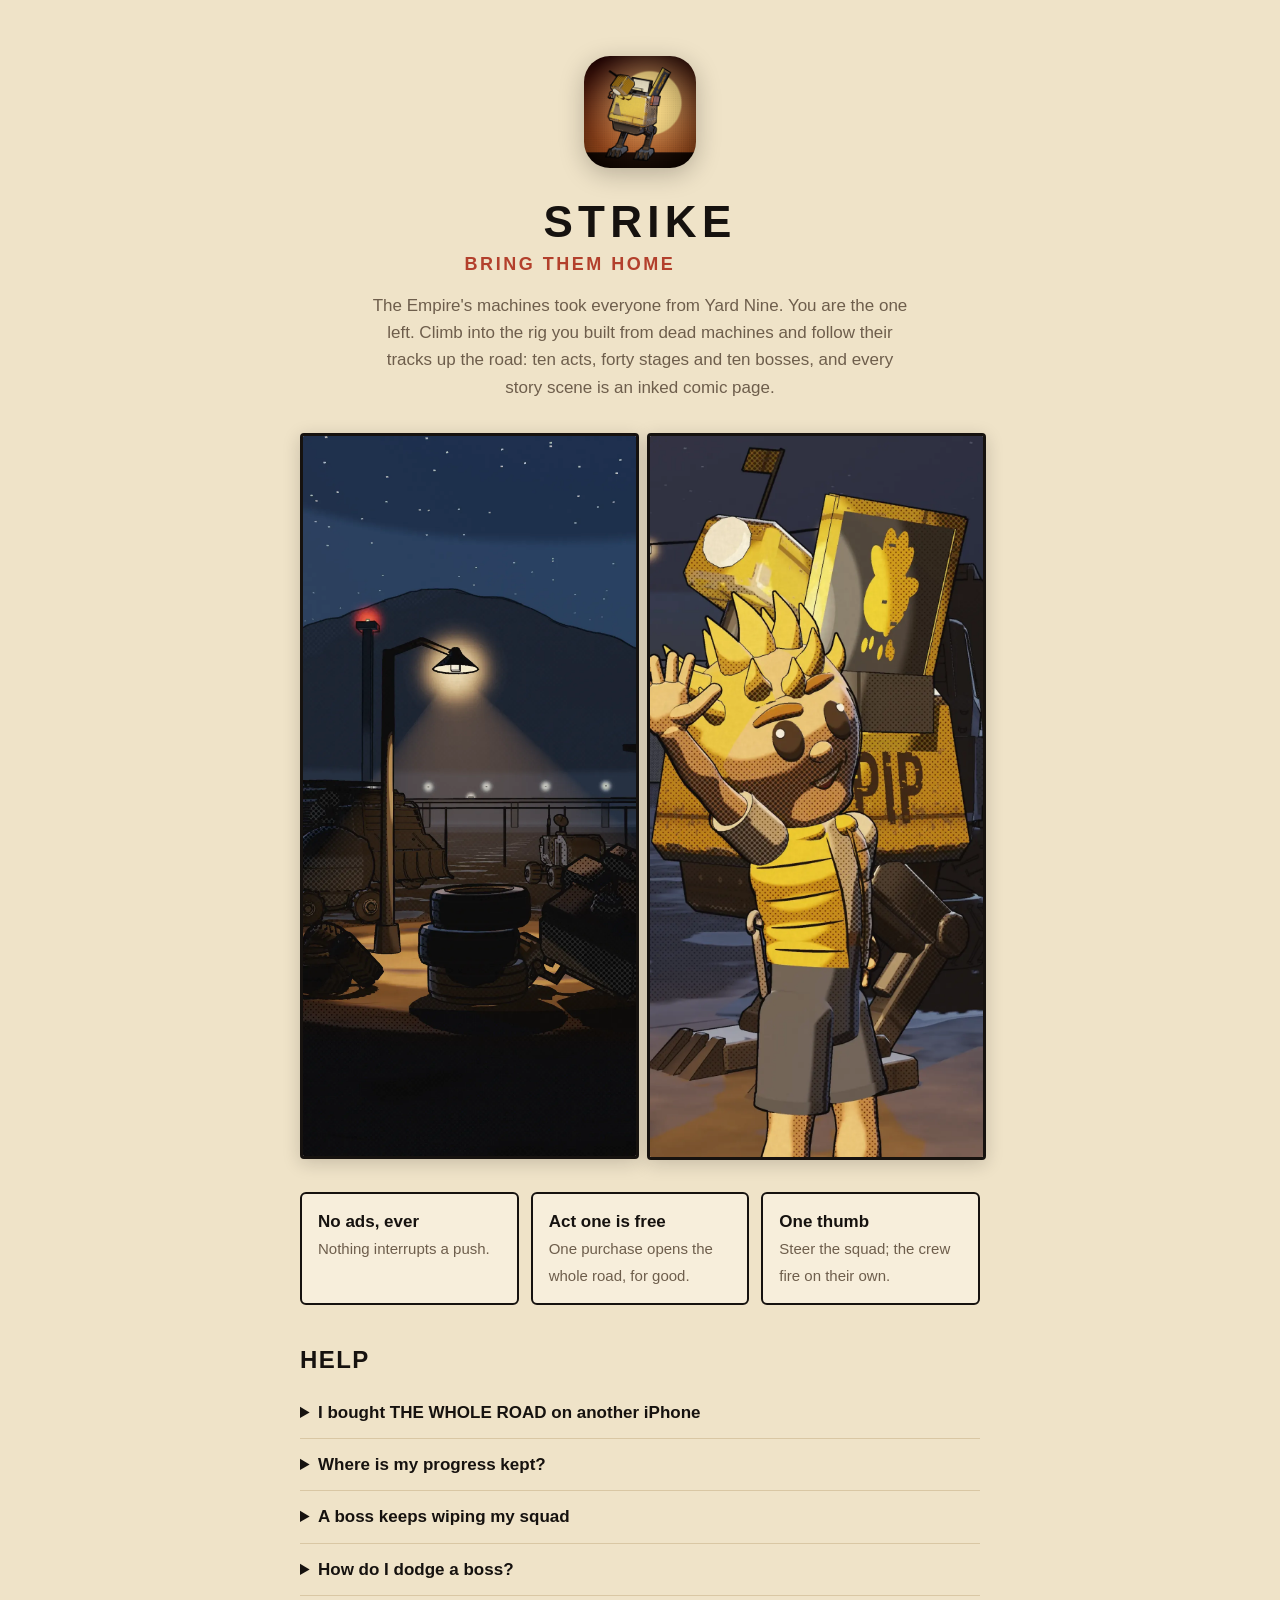
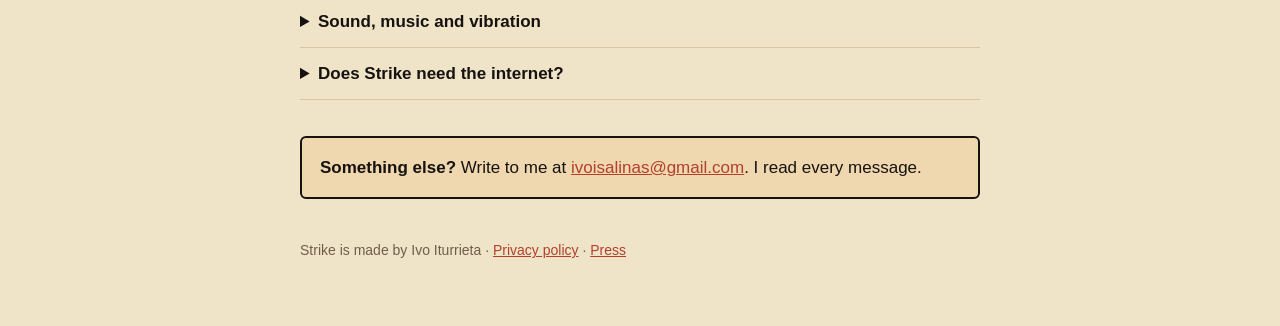
<file: index.html>
<!doctype html>
<html lang="en">
<head>
<meta charset="utf-8">
<meta name="viewport" content="width=device-width, initial-scale=1">
<title>Strike · Support</title>
<meta name="description" content="Strike: a mech story told in comics, for one thumb. Help, privacy and press.">
<link rel="icon" href="icon-256.png">
<link rel="stylesheet" href="style.css">
</head>
<body>
<header>
  <img class="icon" src="icon-256.png" alt="Strike's icon">
  <h1>Strike</h1>
  <p class="tag">Bring them home</p>
  <p>The Empire's machines took everyone from Yard Nine. You are the one left. Climb into the rig you built from dead machines and follow their tracks up the road: ten acts, forty stages and ten bosses, and every story scene is an inked comic page.</p>
</header>
<main>
  <div class="pages">
    <img src="yard-nine.webp" alt="The opening comic page: Yard Nine at night, a lamp over stacked tyres. 'Yard Nine. Home.'" loading="lazy">
    <img src="pip.webp" alt="The second comic page: Pip, the hero's little brother, waving in front of his yellow rig." loading="lazy">
  </div>

  <div class="facts">
    <div class="fact"><b>No ads, ever</b><span>Nothing interrupts a push.</span></div>
    <div class="fact"><b>Act one is free</b><span>One purchase opens the whole road, for good.</span></div>
    <div class="fact"><b>One thumb</b><span>Steer the squad; the crew fire on their own.</span></div>
  </div>

  <h2>Help</h2>
  <details><summary>I bought THE WHOLE ROAD on another iPhone</summary>
    <p>At the camp, open <b>THE TRADER</b> and tap <b>RESTORE PURCHASES</b>. Use the same Apple Account you bought it with.</p></details>
  <details><summary>Where is my progress kept?</summary>
    <p>On your iPhone. Your camp, your rigs and how far up the road you are stay there between launches. Deleting the app deletes them.</p></details>
  <details><summary>A boss keeps wiping my squad</summary>
    <p>That's on purpose: a weak squad gets wiped. Back at the camp, the end card says what to build next and where to earn it. Clearing a road for the first time pays the most, so try the roads you haven't cleared. If a road has beaten you twice, you can turn on <b>Steady Hands</b>: one more plate for everyone until you win it.</p></details>
  <details><summary>How do I dodge a boss?</summary>
    <p>Bosses warn you first: a red line on the road, a ring, or half the road lit. Slide the squad out of it before it hits.</p></details>
  <details><summary>Sound, music and vibration</summary>
    <p>Pause during a push, or open the camp's settings, and switch each one on or off.</p></details>
  <details><summary>Does Strike need the internet?</summary>
    <p>No. It works offline. When you are online it sends anonymous play stats, which you can turn off in SETTINGS. The <a href="privacy.html">privacy policy</a> says more.</p></details>

  <div class="contact">
    <b>Something else?</b> Write to me at <a href="mailto:ivoisalinas@gmail.com">ivoisalinas@gmail.com</a>. I read every message.
  </div>
</main>
<footer>Strike is made by Ivo Iturrieta · <a href="privacy.html">Privacy policy</a> · <a href="press.html">Press</a></footer>
</body>
</html>
</file>
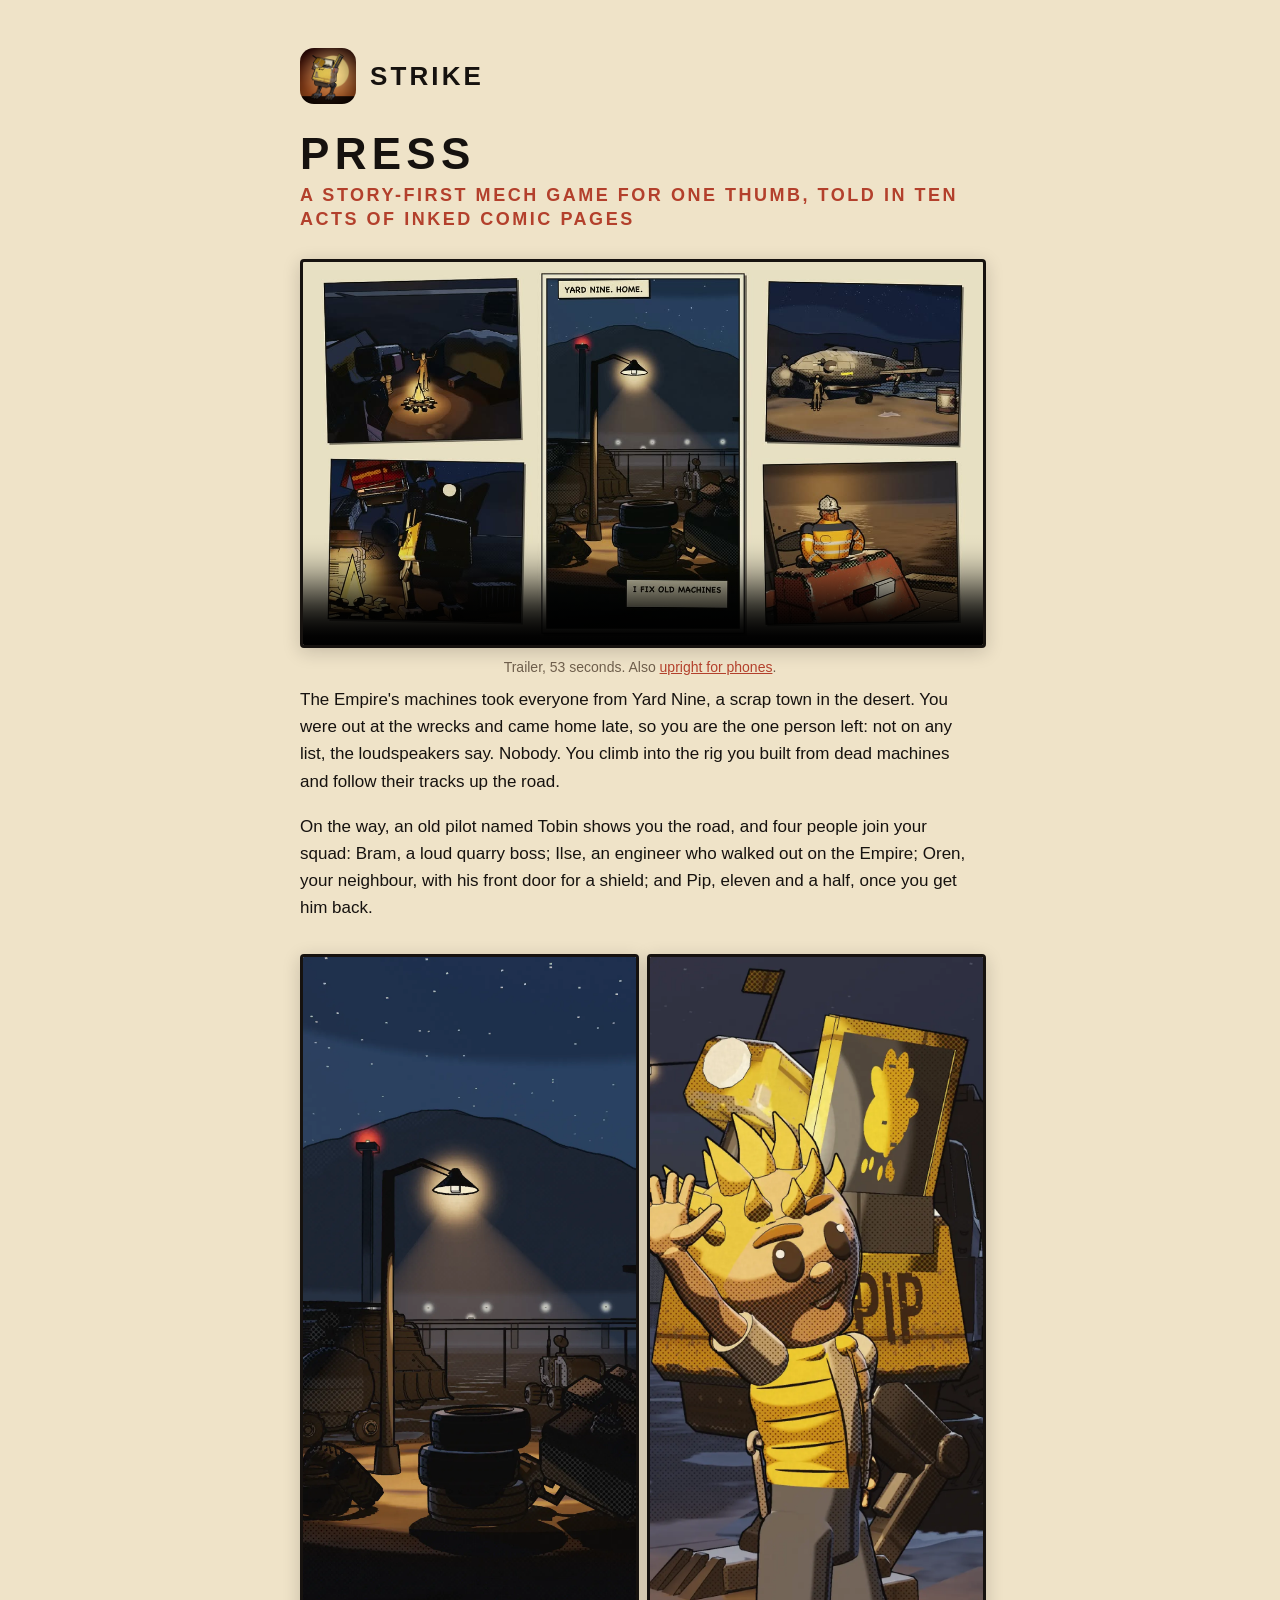
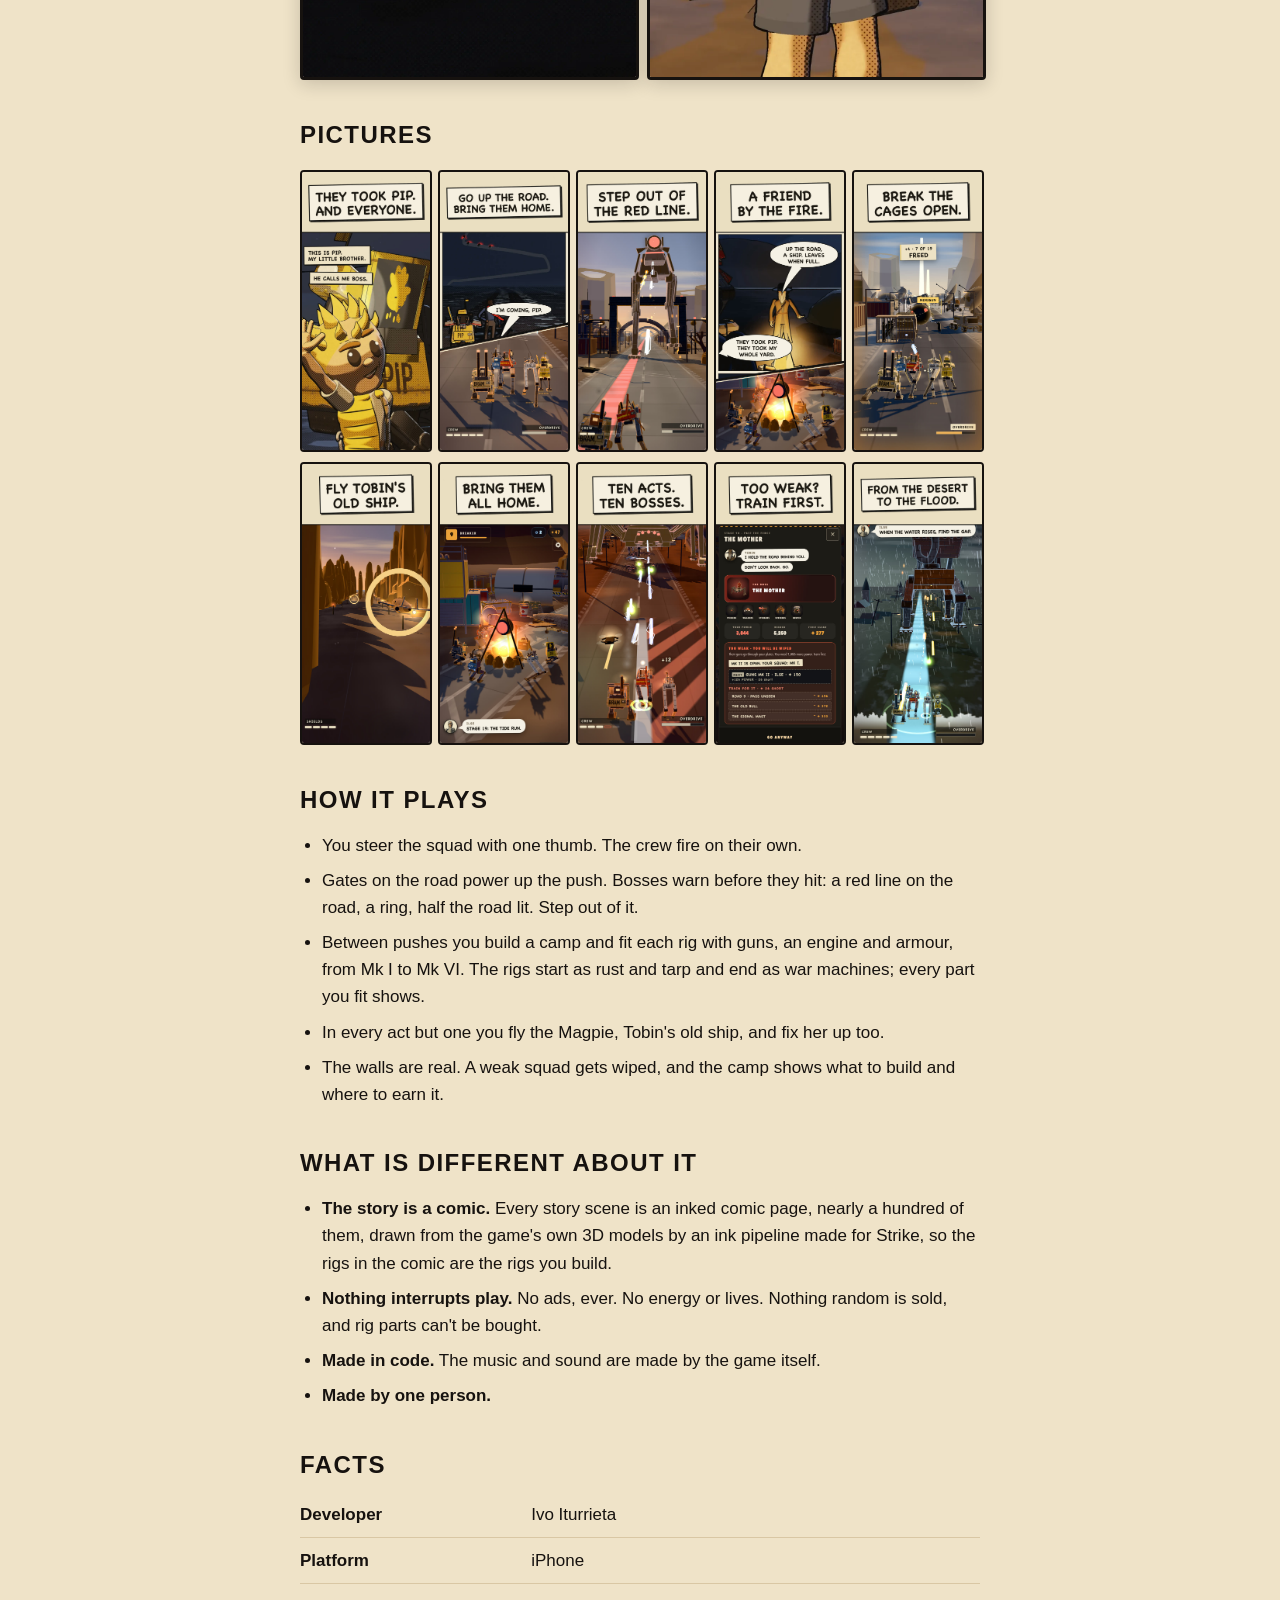
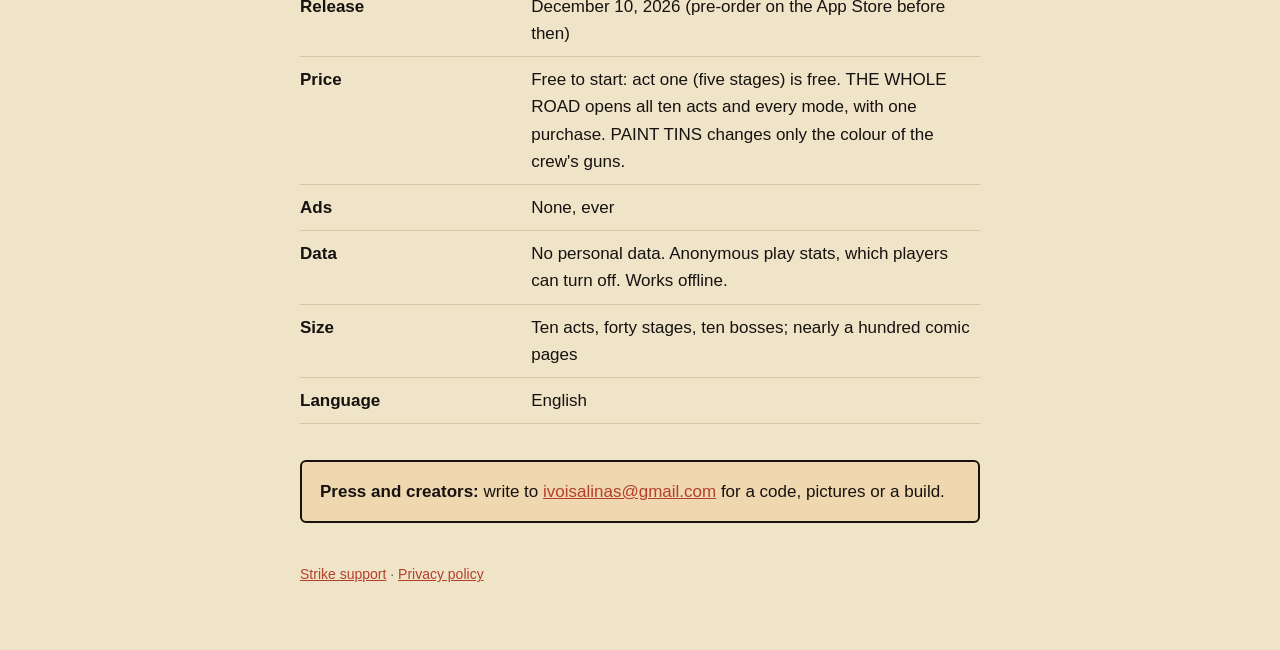
<file: press.html>
<!doctype html>
<html lang="en">
<head>
<meta charset="utf-8">
<meta name="viewport" content="width=device-width, initial-scale=1">
<title>Strike · Press</title>
<meta name="description" content="Strike: a story-first mech game for one thumb, told in ten acts of inked comic pages. Facts and pictures for press.">
<link rel="icon" href="icon-256.png">
<link rel="stylesheet" href="style.css">
</head>
<body>
<main>
  <div class="top"><img src="icon-256.png" alt="Strike's icon"><a href="index.html">STRIKE</a></div>
  <h1>Press</h1>
  <p class="tag">A story-first mech game for one thumb, told in ten acts of inked comic pages</p>

  <div class="film">
    <video controls playsinline preload="none" poster="media/trailer-wide-poster.jpg">
      <source src="media/strike-trailer-wide.mp4" type="video/mp4">
    </video>
    <p>Trailer, 53 seconds. Also <a href="media/strike-trailer.mp4">upright for phones</a>.</p>
  </div>

  <p>The Empire's machines took everyone from Yard Nine, a scrap town in the desert. You were out at the wrecks and
  came home late, so you are the one person left: not on any list, the loudspeakers say. Nobody. You climb into the rig
  you built from dead machines and follow their tracks up the road.</p>

  <p>On the way, an old pilot named Tobin shows you the road, and four people join your squad: Bram, a loud quarry
  boss; Ilse, an engineer who walked out on the Empire; Oren, your neighbour, with his front door for a shield; and
  Pip, eleven and a half, once you get him back.</p>

  <div class="pages">
    <img src="yard-nine.webp" alt="The opening comic page: Yard Nine at night. 'Yard Nine. Home.'" loading="lazy">
    <img src="pip.webp" alt="Pip waving in front of his yellow rig." loading="lazy">
  </div>

  <h2>Pictures</h2>
  <div class="shots">
    <img src="shots/01-pip.jpg" alt="Pip waving from the comic: They took Pip. And everyone." loading="lazy">
    <img src="shots/02-road.jpg" alt="A comic page turning into the squad on the road: Go up the road." loading="lazy">
    <img src="shots/03-red-line.jpg" alt="The Warden fires its red line down the road." loading="lazy">
    <img src="shots/04-tobin.jpg" alt="Tobin at the fire, in the comic and in the camp." loading="lazy">
    <img src="shots/05-cages.jpg" alt="The squad breaks cages open on the road." loading="lazy">
    <img src="shots/06-magpie.jpg" alt="Tobin's old ship flying low through the canyon." loading="lazy">
    <img src="shots/07-home.jpg" alt="The five rigs round the fire at night." loading="lazy">
    <img src="shots/08-bosses.jpg" alt="A boss fight against the Mother." loading="lazy">
    <img src="shots/09-train.jpg" alt="A road's sheet: too weak, and where to train." loading="lazy">
    <img src="shots/10-flood.jpg" alt="The Dredger's flood in the rain." loading="lazy">
  </div>

  <h2>How it plays</h2>
  <ul>
    <li>You steer the squad with one thumb. The crew fire on their own.</li>
    <li>Gates on the road power up the push. Bosses warn before they hit: a red line on the road, a ring, half the road
      lit. Step out of it.</li>
    <li>Between pushes you build a camp and fit each rig with guns, an engine and armour, from Mk I to Mk VI. The rigs
      start as rust and tarp and end as war machines; every part you fit shows.</li>
    <li>In every act but one you fly the Magpie, Tobin's old ship, and fix her up too.</li>
    <li>The walls are real. A weak squad gets wiped, and the camp shows what to build and where to earn it.</li>
  </ul>

  <h2>What is different about it</h2>
  <ul>
    <li><b>The story is a comic.</b> Every story scene is an inked comic page, nearly a hundred of them, drawn from the
      game's own 3D models by an ink pipeline made for Strike, so the rigs in the comic are the rigs you build.</li>
    <li><b>Nothing interrupts play.</b> No ads, ever. No energy or lives. Nothing random is sold, and rig parts can't be
      bought.</li>
    <li><b>Made in code.</b> The music and sound are made by the game itself.</li>
    <li><b>Made by one person.</b></li>
  </ul>

  <h2>Facts</h2>
  <table>
    <tr><td>Developer</td><td>Ivo Iturrieta</td></tr>
    <tr><td>Platform</td><td>iPhone</td></tr>
    <tr><td>Release</td><td>December 10, 2026 (pre-order on the App Store before then)</td></tr>
    <tr><td>Price</td><td>Free to start: act one (five stages) is free. THE WHOLE ROAD opens all ten acts and every
      mode, with one purchase. PAINT TINS changes only the colour of the crew's guns.</td></tr>
    <tr><td>Ads</td><td>None, ever</td></tr>
    <tr><td>Data</td><td>No personal data. Anonymous play stats, which players can turn off. Works offline.</td></tr>
    <tr><td>Size</td><td>Ten acts, forty stages, ten bosses; nearly a hundred comic pages</td></tr>
    <tr><td>Language</td><td>English</td></tr>
  </table>

  <div class="contact">
    <b>Press and creators:</b> write to <a href="mailto:ivoisalinas@gmail.com">ivoisalinas@gmail.com</a> for a code,
    pictures or a build.
  </div>
</main>
<footer><a href="index.html">Strike support</a> · <a href="privacy.html">Privacy policy</a></footer>
</body>
</html>
</file>
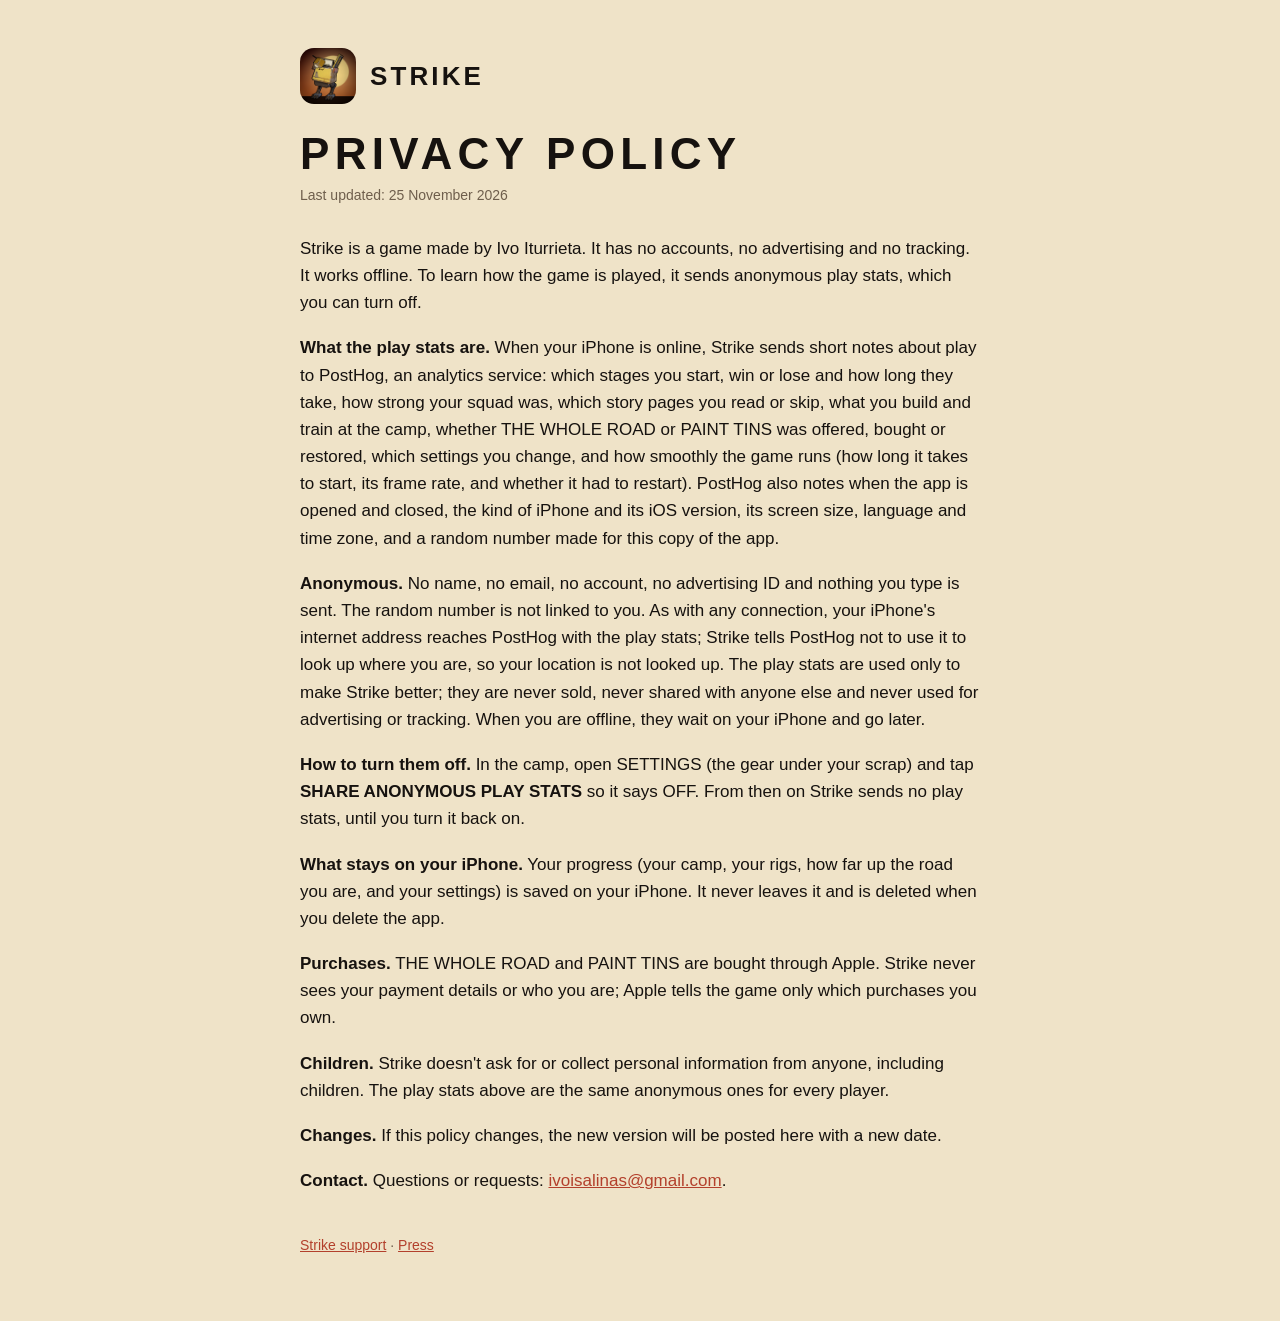
<file: privacy.html>
<!doctype html>
<html lang="en">
<head>
<meta charset="utf-8">
<meta name="viewport" content="width=device-width, initial-scale=1">
<title>Strike · Privacy Policy</title>
<link rel="icon" href="icon-256.png">
<link rel="stylesheet" href="style.css">
</head>
<body>
<main>
  <div class="top"><img src="icon-256.png" alt="Strike's icon"><a href="index.html">STRIKE</a></div>
  <h1>Privacy Policy</h1>
  <p class="date">Last updated: 25 November 2026</p>

  <p>Strike is a game made by Ivo Iturrieta. It has no accounts, no advertising and no tracking. It works offline. To
  learn how the game is played, it sends anonymous play stats, which you can turn off.</p>

  <p><b>What the play stats are.</b> When your iPhone is online, Strike sends short notes about play to PostHog, an
  analytics service: which stages you start, win or lose and how long they take, how strong your squad was, which story
  pages you read or skip, what you build and train at the camp, whether THE WHOLE ROAD or PAINT TINS was offered, bought
  or restored, which settings you change, and how smoothly the game runs (how long it takes to start, its frame rate,
  and whether it had to restart). PostHog also notes when the app is opened and closed, the kind of iPhone and its iOS
  version, its screen size, language and time zone, and a random number made for this copy of the app.</p>

  <p><b>Anonymous.</b> No name, no email, no account, no advertising ID and nothing you type is sent. The random number
  is not linked to you. As with any connection, your iPhone's internet address reaches PostHog with the play stats;
  Strike tells PostHog not to use it to look up where you are, so your location is not looked up. The play stats are
  used only to make Strike better; they are never sold, never shared with anyone else and never used for advertising or
  tracking. When you are offline, they wait on your iPhone and go later.</p>

  <p><b>How to turn them off.</b> In the camp, open SETTINGS (the gear under your scrap) and tap
  <b>SHARE ANONYMOUS PLAY STATS</b> so it says OFF. From then on Strike sends no play stats, until you turn it back on.</p>

  <p><b>What stays on your iPhone.</b> Your progress (your camp, your rigs, how far up the road you are, and your
  settings) is saved on your iPhone. It never leaves it and is deleted when you delete the app.</p>

  <p><b>Purchases.</b> THE WHOLE ROAD and PAINT TINS are bought through Apple. Strike never sees your payment details
  or who you are; Apple tells the game only which purchases you own.</p>

  <p><b>Children.</b> Strike doesn't ask for or collect personal information from anyone, including children. The
  play stats above are the same anonymous ones for every player.</p>

  <p><b>Changes.</b> If this policy changes, the new version will be posted here with a new date.</p>

  <p><b>Contact.</b> Questions or requests: <a href="mailto:ivoisalinas@gmail.com">ivoisalinas@gmail.com</a>.</p>
</main>
<footer><a href="index.html">Strike support</a> · <a href="press.html">Press</a></footer>
</body>
</html>
</file>
<file: style.css>
:root { --ink: #16120F; --paper: #EFE3C8; --card: #F7EEDB; --orange: #E8932F; --red: #B3402C; --soft: #6E5E4C; --line: #D9C7A4; }
body { margin: 0; color: var(--ink); background: var(--paper); font: 17px/1.6 -apple-system, BlinkMacSystemFont, "Segoe UI", Helvetica, Arial, sans-serif; }
main, header { max-width: 680px; margin: 0 auto; padding: 0 22px; }
header { padding-top: 56px; text-align: center; }
header img.icon { width: 112px; height: 112px; border-radius: 26px; box-shadow: 0 6px 24px rgba(22, 18, 15, 0.25); }
h1 { font: 900 44px/1.1 "Avenir Next Condensed", "Arial Narrow", Impact, sans-serif; margin: 22px 0 6px; letter-spacing: 0.12em; text-transform: uppercase; }
h2 { font: 800 24px/1.25 "Avenir Next Condensed", "Arial Narrow", Impact, sans-serif; margin: 40px 0 12px; letter-spacing: 0.06em; text-transform: uppercase; }
.tag { color: var(--red); font: 700 18px/1.3 "Avenir Next Condensed", "Arial Narrow", sans-serif; letter-spacing: 0.14em; text-transform: uppercase; margin: 0 0 16px; }
header p { color: var(--soft); margin: 0 auto 10px; max-width: 540px; }
.pages { display: grid; grid-template-columns: 1fr 1fr; gap: 14px; margin: 32px 0 8px; }
.pages img { width: 100%; height: auto; border: 3px solid var(--ink); border-radius: 4px; background: var(--card); box-shadow: 0 4px 18px rgba(22, 18, 15, 0.18); }
.facts { display: grid; gap: 12px; grid-template-columns: repeat(auto-fit, minmax(180px, 1fr)); margin: 32px 0 8px; }
.fact { border: 2px solid var(--ink); border-radius: 6px; padding: 14px 16px; background: var(--card); }
.fact b { display: block; font-weight: 750; } .fact span { color: var(--soft); font-size: 15px; }
details { border-bottom: 1px solid var(--line); padding: 12px 0; } summary { cursor: pointer; font-weight: 650; }
details p { margin: 10px 0 2px; color: #2E261F; }
.contact { margin: 36px 0; padding: 16px 18px; border-radius: 6px; background: rgba(232, 147, 47, 0.16); border: 2px solid var(--ink); }
a { color: var(--red); } b { font-weight: 700; }
.top { display: flex; align-items: center; gap: 14px; margin: 48px 0 26px; }
.top img { width: 56px; height: 56px; border-radius: 14px; }
.top a { color: var(--ink); text-decoration: none; font: 900 26px/1 "Avenir Next Condensed", "Arial Narrow", Impact, sans-serif; letter-spacing: 0.12em; }
.date { color: var(--soft); font-size: 14px; margin: 0 0 28px; }
table { width: 100%; border-collapse: collapse; margin: 8px 0 24px; }
td { border-bottom: 1px solid var(--line); padding: 9px 8px 9px 0; vertical-align: top; }
td:first-child { font-weight: 700; width: 34%; }
ul { padding-left: 22px; } li { margin: 0 0 8px; }
p { margin: 0 0 18px; }
footer { max-width: 680px; margin: 40px auto 0; padding: 0 22px 64px; color: var(--soft); font-size: 14px; }
.film { margin: 28px 0 8px; }
.film video { display: block; width: 100%; height: auto; border: 3px solid var(--ink); border-radius: 4px; background: #16120f; box-shadow: 0 4px 18px rgba(22, 18, 15, 0.18); }
.film.tall video { max-width: 360px; margin: 0 auto; }
.film p { color: var(--soft); font-size: 14px; margin: 8px 0 0; text-align: center; }
.shots { display: grid; grid-template-columns: repeat(5, 1fr); gap: 10px; margin: 20px 0 8px; }
.shots img { width: 100%; height: auto; border: 2px solid var(--ink); border-radius: 4px; }
@media (max-width: 420px) { h1 { font-size: 36px; } .pages { gap: 10px; } .shots { grid-template-columns: repeat(3, 1fr); gap: 8px; } }
</file>
